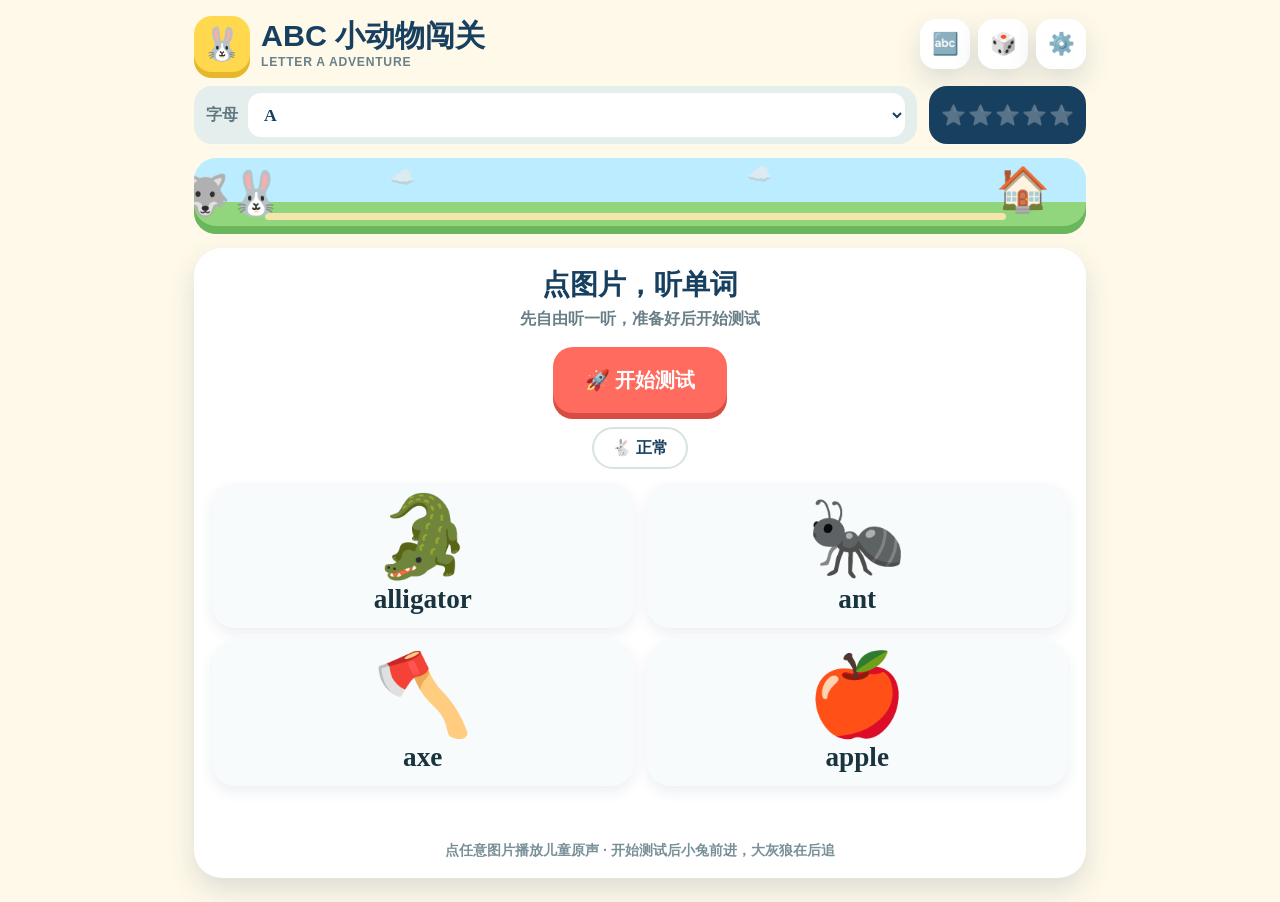
<file: index.html>
<!doctype html>
<html lang="zh-CN">
<head>
  <meta charset="utf-8">
  <meta name="viewport" content="width=device-width,initial-scale=1">
  <meta http-equiv="refresh" content="0;url=phonics-abc-star-adventure.html">
  <title>ABC 星星闯关</title>
</head>
<body>
  <p><a href="phonics-abc-star-adventure.html">进入 ABC 星星闯关</a></p>
</body>
</html>
</file>
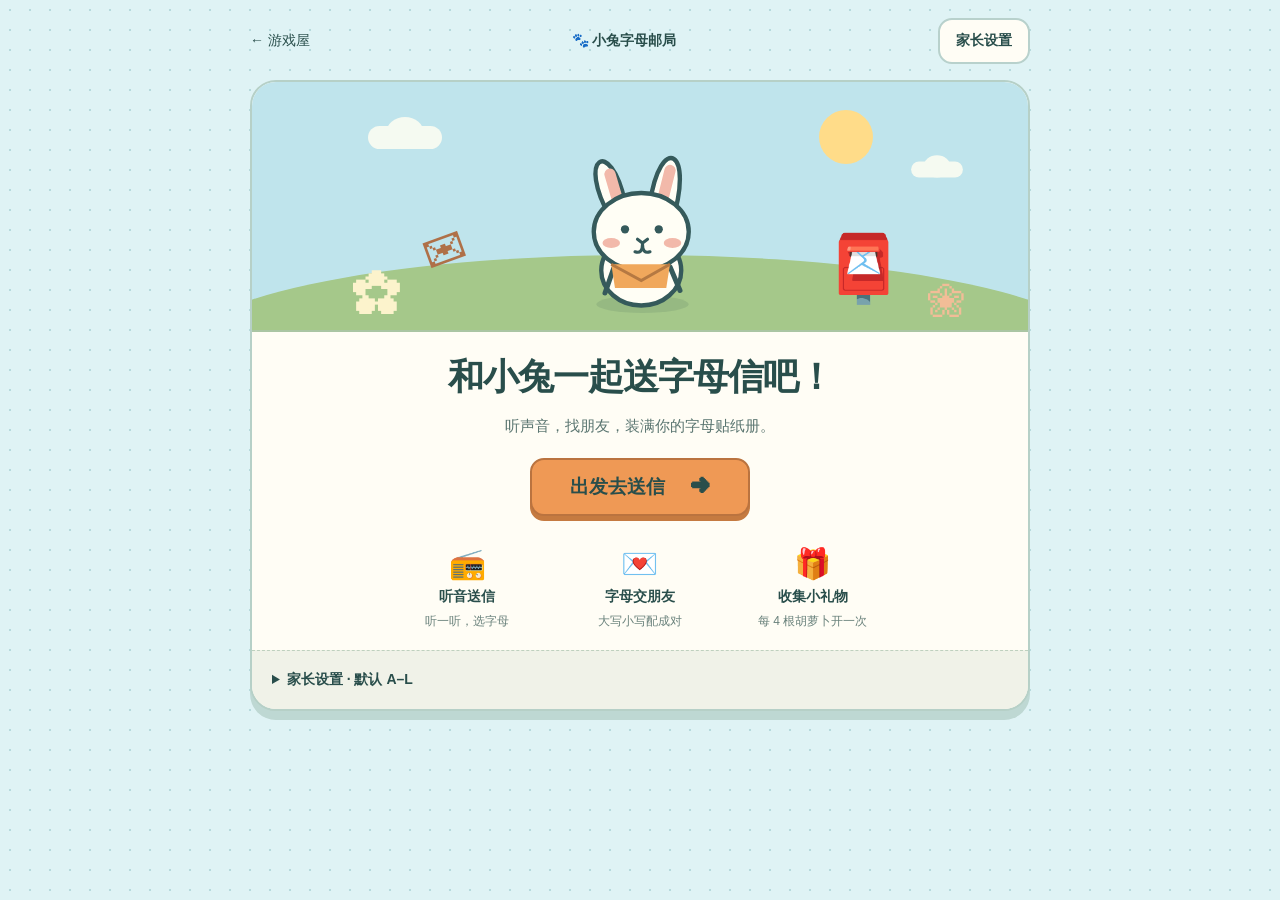
<file: alphabet-adventure.html>
<!doctype html>
<html lang="zh-CN"><head><meta charset="utf-8"><meta name="viewport" content="width=device-width,initial-scale=1,viewport-fit=cover"><meta name="theme-color" content="#dff3f5"><title>小兔字母邮局</title><link rel="stylesheet" href="alphabet-adventure.css?v=8"></head><body><main>
<header><a href="phonics-abc-star-adventure.html">← 游戏屋</a><span>🐾 小兔字母邮局</span><button id="change">家长设置</button></header>
<section id="setup"><div class="intro-land"><span class="cloud cloud-one"></span><span class="cloud cloud-two"></span><span class="sun"></span><div class="intro-bunny"><svg viewBox="0 0 120 140" class="bunny-art" aria-hidden="true"><ellipse cx="62" cy="129" rx="37" ry="7" fill="#294e4b" opacity=".12"/><path d="M36 59C9 12 36-6 48 47M68 48C76-8 105 4 85 65" fill="#fffef5" stroke="#355a5b" stroke-width="3.5"/><path d="M36 25l7 24M84 22l-7 28" stroke="#f2b9aa" stroke-width="9" stroke-linecap="round"/><ellipse cx="61" cy="102" rx="32" ry="28" fill="#fffef5" stroke="#355a5b" stroke-width="3.5"/><path d="M39 100l-7 20M84 99l8 19" stroke="#355a5b" stroke-width="4" stroke-linecap="round"/><ellipse cx="61" cy="71" rx="38" ry="31" fill="#fffef5" stroke="#355a5b" stroke-width="3.5"/><circle cx="48" cy="69" r="3.3" fill="#355a5b"/><circle cx="75" cy="69" r="3.3" fill="#355a5b"/><ellipse cx="37" cy="80" rx="7" ry="4" fill="#f2b9aa"/><ellipse cx="86" cy="80" rx="7" ry="4" fill="#f2b9aa"/><path d="M58 77l4 3 4-3m-4 4q0 8-6 6m6-6q0 8 6 6" fill="none" stroke="#355a5b" stroke-width="2.5" stroke-linecap="round"/><path d="M37 97l47 0-3 19H40z" fill="#f0a85c"/><path d="M37 97l24 13 23-13" fill="none" stroke="#b57942" stroke-width="2.5"/></svg></div><span class="intro-mail">✉</span><span class="intro-flower">✿</span><span class="intro-grass">❀</span><span class="postbox">📮</span></div><div class="intro-copy"><h1>和小兔一起<br>送字母信吧！</h1><p>听声音，找朋友，装满你的字母贴纸册。</p><button id="start" class="primary">出发去送信 <span aria-hidden="true">➜</span></button><div class="mission-preview"><div><span>📻</span><b>听音送信</b><small>听一听，选字母</small></div><div><span>💌</span><b>字母交朋友</b><small>大写小写配成对</small></div><div><span>🎁</span><b>收集小礼物</b><small>每 4 根胡萝卜开一次</small></div></div></div><details id="parentSettings"><summary>家长设置 · 默认 A–L</summary><p>目标和干扰字母都来自所选范围，至少选 4 个。</p><div class="tools"><button id="al">已学 A–L</button><button id="az">全部 A–Z</button></div><fieldset><legend>选择练习字母</legend><div id="letters"></div></fieldset><p id="range" role="status"></p></details></section>
<section id="game" hidden><ol id="stages" aria-label="选择起始关卡"><li><button type="button" data-mode="0">📻 听音送信</button></li><li><button type="button" data-mode="1">💌 大小写配对</button></li></ol><p class="stage-help">切换玩法会重新出发</p>
<div class="journey" aria-label="小兔送信旅程"><span class="cloud cloud-one"></span><span class="journey-tree">♣</span><div class="trail"></div><div id="journeyRabbit"><svg viewBox="0 0 120 140" class="bunny-art" aria-hidden="true"><ellipse cx="62" cy="129" rx="37" ry="7" fill="#294e4b" opacity=".12"/><path d="M36 59C9 12 36-6 48 47M68 48C76-8 105 4 85 65" fill="#fffef5" stroke="#355a5b" stroke-width="3.5"/><path d="M36 25l7 24M84 22l-7 28" stroke="#f2b9aa" stroke-width="9" stroke-linecap="round"/><ellipse cx="61" cy="102" rx="32" ry="28" fill="#fffef5" stroke="#355a5b" stroke-width="3.5"/><path d="M39 100l-7 20M84 99l8 19" stroke="#355a5b" stroke-width="4" stroke-linecap="round"/><ellipse cx="61" cy="71" rx="38" ry="31" fill="#fffef5" stroke="#355a5b" stroke-width="3.5"/><circle cx="48" cy="69" r="3.3" fill="#355a5b"/><circle cx="75" cy="69" r="3.3" fill="#355a5b"/><ellipse cx="37" cy="80" rx="7" ry="4" fill="#f2b9aa"/><ellipse cx="86" cy="80" rx="7" ry="4" fill="#f2b9aa"/><path d="M58 77l4 3 4-3m-4 4q0 8-6 6m6-6q0 8 6 6" fill="none" stroke="#355a5b" stroke-width="2.5" stroke-linecap="round"/><path d="M37 97l47 0-3 19H40z" fill="#f0a85c"/><path d="M37 97l24 13 23-13" fill="none" stroke="#b57942" stroke-width="2.5"/></svg></div><span class="journey-home">🏡</span><div class="journey-label">字母邮局 <span aria-hidden="true">→</span> 森林小屋</div><span id="rewardFloat" aria-hidden="true"></span></div>
<div class="reward-bar"><span id="carrotCount" role="status">🥕 0</span><span id="streak" role="status">准备出发</span><button id="gift" disabled>🎁 再收集 4 根</button></div><div id="giftMessage" role="status"></div>
<div class="mission-heading"><span id="scene" aria-hidden="true"></span><h1 id="prompt"></h1><span id="count"></span></div><progress id="progress" value="0" max="14" aria-label="探险进度"></progress><p id="instruction"></p><div id="target" aria-label="目标字母"></div><button id="replay" class="listen"><span aria-hidden="true">◖ ♪ ◗</span> 再听一次</button><p id="audioStatus" role="status"></p><p id="miniProgress" role="status"></p><div id="boardWrap"><svg id="pairLines" aria-hidden="true"></svg><div id="choices"></div></div><p id="feedback" aria-live="polite"></p>
<details id="album"><summary id="albumTitle">字母贴纸册</summary><div id="stickers"></div></details><div id="rabbit" aria-hidden="true"></div><button id="retry" class="quiet">重新出发</button></section>
<section id="done" hidden><div class="finish-art"><svg viewBox="0 0 120 140" class="bunny-art" aria-hidden="true"><ellipse cx="62" cy="129" rx="37" ry="7" fill="#294e4b" opacity=".12"/><path d="M36 59C9 12 36-6 48 47M68 48C76-8 105 4 85 65" fill="#fffef5" stroke="#355a5b" stroke-width="3.5"/><path d="M36 25l7 24M84 22l-7 28" stroke="#f2b9aa" stroke-width="9" stroke-linecap="round"/><ellipse cx="61" cy="102" rx="32" ry="28" fill="#fffef5" stroke="#355a5b" stroke-width="3.5"/><path d="M39 100l-7 20M84 99l8 19" stroke="#355a5b" stroke-width="4" stroke-linecap="round"/><ellipse cx="61" cy="71" rx="38" ry="31" fill="#fffef5" stroke="#355a5b" stroke-width="3.5"/><circle cx="48" cy="69" r="3.3" fill="#355a5b"/><circle cx="75" cy="69" r="3.3" fill="#355a5b"/><ellipse cx="37" cy="80" rx="7" ry="4" fill="#f2b9aa"/><ellipse cx="86" cy="80" rx="7" ry="4" fill="#f2b9aa"/><path d="M58 77l4 3 4-3m-4 4q0 8-6 6m6-6q0 8 6 6" fill="none" stroke="#355a5b" stroke-width="2.5" stroke-linecap="round"/><path d="M37 97l47 0-3 19H40z" fill="#f0a85c"/><path d="M37 97l24 13 23-13" fill="none" stroke="#b57942" stroke-width="2.5"/></svg><span>🏆</span></div><h1>信都送到啦！</h1><p id="summary"></p><p id="finishRewards"></p><div id="finishStickers"></div><button id="finishGift">🎁 打开剩余礼物</button><button id="again" class="primary">再出发一次</button><button id="choose" class="quiet">更换练习字母</button></section></main><script src="alphabet-adventure.js?v=8"></script></body></html>
</file>
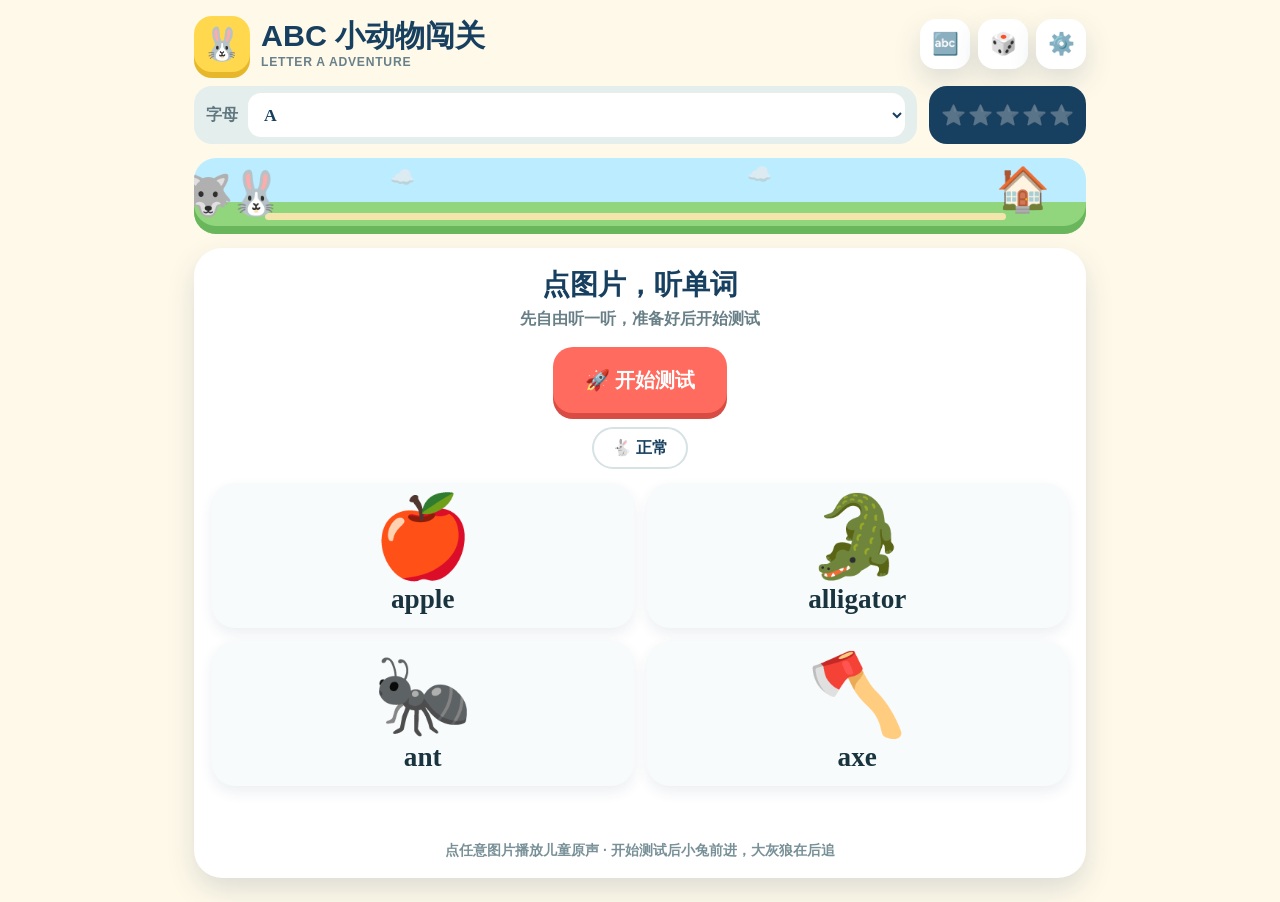
<file: phonics-abc-star-adventure.html>
<!doctype html>
<html lang="zh-CN" data-page-node-id="6cpTxmfCs6bjqKZGxWgBvA">
<head data-page-node-id="G0X8Oart0uFZppD4uxlB51">
<meta charset="utf-8" data-page-node-id="nfbzpe9DAWfAwRAPxuJjY0"><meta name="viewport" content="width=device-width,initial-scale=1,viewport-fit=cover" data-page-node-id="hVYCDhhvSMZFBgrW8uUuW5">
<meta name="theme-color" content="#173f5f" data-page-node-id="KnQyJq5M9KEQqyxgWQgI7E"><meta name="apple-mobile-web-app-capable" content="yes" data-page-node-id="c0W56hRlhx2LewzjxudROw">
<title>ABC 小动物闯关</title>
<link rel="icon" type="image/svg+xml" href="data:image/svg+xml,%3Csvg xmlns='http://www.w3.org/2000/svg' viewBox='0 0 64 64'%3E%3Crect width='64' height='64' rx='16' fill='%23ffd84d'/%3E%3Cpath d='m32 9 7 14 16 2-12 11 3 16-14-8-14 8 3-16L9 25l16-2z' fill='%23173f5f'/%3E%3C/svg%3E" data-page-node-id="IHOaVr7z4Lucaf7h9XxNR7">
<style>
:root{--navy:#173f5f;--blue:#3ca7dd;--yellow:#ffd84d;--coral:#ff6b5e;--green:#51c89d;--cream:#fff9e9;--ink:#19343f;--shadow:0 12px 28px #173f5f25}
*{box-sizing:border-box;-webkit-tap-highlight-color:transparent}html,body{margin:0;min-height:100%;background:var(--cream);color:var(--ink);font-family:-apple-system,BlinkMacSystemFont,"Segoe UI","PingFang SC",sans-serif}body{min-height:100svh;padding:env(safe-area-inset-top) env(safe-area-inset-right) env(safe-area-inset-bottom) env(safe-area-inset-left)}button,input{font:inherit}button{cursor:pointer;touch-action:manipulation}.app{width:min(960px,100%);min-height:100svh;margin:auto;padding:16px clamp(14px,4vw,34px) 24px;display:flex;flex-direction:column;gap:14px}
header{display:flex;align-items:center;justify-content:space-between;gap:10px}.brand{display:flex;align-items:center;gap:11px}.logo{width:56px;height:56px;border-radius:18px;background:var(--yellow);display:grid;place-items:center;font-size:2rem;box-shadow:0 6px 0 #e7b72b}h1{font-size:clamp(1.25rem,4vw,1.9rem);line-height:1.1;margin:0;color:var(--navy)}h1 small{display:block;margin-top:4px;font-size:.76rem;letter-spacing:.06em;color:#68808a}.tools{display:flex;gap:8px}.round-btn{width:50px;height:50px;border:0;border-radius:16px;background:#fff;box-shadow:var(--shadow);font-size:1.35rem;display:grid;place-items:center;text-decoration:none}
.toprow{display:grid;grid-template-columns:1fr auto;gap:12px}.unit-picker{min-height:58px;display:flex;align-items:center;gap:10px;border-radius:18px;background:#e4efed;padding:6px 12px;color:#60777f;font-weight:900}.unit-picker select{flex:1;min-height:44px;border:0;border-radius:13px;background:#fff;color:var(--navy);padding:0 12px;font:bold 1.1rem Georgia}.stars{display:flex;align-items:center;gap:2px;background:var(--navy);border-radius:18px;padding:8px 12px}.star{filter:grayscale(1);opacity:.35;font-size:1.25rem}.star.on{filter:none;opacity:1;animation:pop .35s}
.journey{position:relative;height:76px;border-radius:22px;background:linear-gradient(#bcecff 0 58%,#91d57d 58%);overflow:hidden;box-shadow:inset 0 -8px 0 #69b65c}.path{position:absolute;left:8%;right:9%;bottom:14px;height:7px;border-radius:9px;background:#f4e5ad}.animal{position:absolute;left:7%;bottom:19px;font-size:2.7rem;line-height:1;transform:translateX(-50%);transition:left .6s cubic-bezier(.2,.9,.25,1.25)}.finish{position:absolute;right:4%;bottom:19px;font-size:2.7rem}.cloud{position:absolute;top:7px;left:22%;font-size:1.25rem;opacity:.8}.cloud.two{left:62%;top:4px}.wolf{position:absolute;left:1%;bottom:19px;font-size:clamp(1.9rem,6.4vw,2.5rem);line-height:1;transform:translateX(-50%);transition:left .7s cubic-bezier(.3,.9,.3,1.05);z-index:1;animation:wolfidle 3.4s ease-in-out infinite}.wolf .tip{position:absolute;left:50%;bottom:104%;transform:translateX(-50%);font:900 .62rem/1 -apple-system,BlinkMacSystemFont,"PingFang SC",sans-serif;color:#fff;background:var(--coral);padding:3px 7px;border-radius:999px;white-space:nowrap;opacity:0;transition:opacity .25s;pointer-events:none}.journey .animal{z-index:2}.journey.danger{background:linear-gradient(#e6cbb6 0 58%,#88b673 58%);box-shadow:inset 0 -8px 0 #69b65c,inset 0 0 26px #ff6b5e59}.journey.danger .wolf{filter:drop-shadow(0 0 7px #ff3b2ecc);animation:wolfgrowl .95s ease-in-out infinite}.journey.danger .wolf .tip{opacity:1}.journey .wolf.lunge{animation:lunge .55s ease}.wolf.tip-right .tip{left:calc(100% + 4px);transform:none}@keyframes wolfidle{0%,100%{transform:translateX(-50%) translateY(0)}50%{transform:translateX(-50%) translateY(-3px) rotate(2deg)}}@keyframes wolfgrowl{0%,100%{transform:translateX(-50%) scale(1)}25%{transform:translateX(-52%) scale(1.07) rotate(-4deg)}75%{transform:translateX(-48%) scale(1.07) rotate(4deg)}}@keyframes lunge{0%{transform:translateX(-50%) scale(1)}45%{transform:translateX(-38%) scale(1.3) rotate(-7deg)}100%{transform:translateX(-50%) scale(1)}}
.game{background:#fff;border-radius:28px;padding:18px;box-shadow:var(--shadow);flex:1;display:flex;flex-direction:column;gap:14px;min-height:430px}.mission{text-align:center}.mission h2{font-size:clamp(1.25rem,4vw,1.75rem);margin:0;color:var(--navy)}.mission p{margin:5px 0 0;color:#687f87;font-weight:700;min-height:24px}.listen{align-self:center;border:0;border-radius:20px;min-height:66px;padding:0 32px;background:var(--coral);color:#fff;font-size:1.25rem;font-weight:900;box-shadow:0 6px 0 #d84c43}.listen:active{transform:translateY(3px);box-shadow:0 3px 0 #d84c43}.speed{align-self:center;border:2px solid #d6e2e3;border-radius:999px;background:#fff;min-height:42px;padding:0 18px;color:var(--navy);font-weight:800}
.board{display:grid;grid-template-columns:repeat(2,minmax(0,1fr));gap:13px;flex:1}.card{border:3px solid transparent;border-radius:23px;background:#f8fbfb;min-height:145px;padding:10px;display:flex;flex-direction:column;align-items:center;justify-content:center;gap:7px;color:var(--ink);box-shadow:0 6px 14px #173f5f15;position:relative;overflow:hidden}.card .pic{font-size:clamp(3rem,11vw,5rem);line-height:1}.card .pic img{width:clamp(4.8rem,15vw,6.4rem);height:clamp(4.8rem,15vw,6.4rem);object-fit:cover;border-radius:18px;display:block}.card .word{font:900 clamp(1.15rem,4.5vw,1.7rem) Georgia}.card.good{border-color:#32b887;background:#e8fff6;animation:pop .45s}.card.no{border-color:var(--coral);animation:shake .3s}
.feedback{text-align:center;min-height:28px;font-size:1.05rem;font-weight:900;color:#168161}.help{text-align:center;color:#789097;font-size:.86rem;font-weight:700}
dialog{border:0;border-radius:26px;padding:0;width:min(92vw,560px);box-shadow:0 25px 80px #071d2866}dialog::backdrop{background:#102f3d99;backdrop-filter:blur(3px)}.modal{padding:24px}.modal h2{margin:0 0 5px;color:var(--navy)}.modal p{margin:0 0 16px;color:#60777f}.editgrid{display:grid;gap:10px}.editrow{display:grid;grid-template-columns:64px 1fr;gap:9px}.editrow input{min-height:52px;border:2px solid #d4e0e2;border-radius:14px;padding:8px 12px}.emoji{text-align:center;font-size:1.5rem}.actions{display:flex;gap:9px;margin-top:18px}.actions button{border:0;border-radius:14px;min-height:50px;padding:0 18px;font-weight:900}.save{flex:1;background:var(--navy);color:#fff}.reset{background:#eaf0f0;color:var(--navy)}
.celebrate{position:fixed;inset:0;background:#173f5fe8;display:none;place-items:center;z-index:10;padding:20px}.celebrate.show{display:grid}.party{width:min(470px,92vw);text-align:center;background:#fff;border-radius:32px;padding:34px 20px;box-shadow:0 24px 90px #0005;animation:party .5s}.party .big{font-size:5rem}.party h2{font-size:2rem;margin:8px 0;color:var(--navy)}.party p{font-weight:800;color:#5f7880}.party button{border:0;border-radius:18px;background:var(--yellow);color:var(--navy);min-height:58px;padding:0 28px;font-weight:950;font-size:1.1rem;box-shadow:0 6px 0 #dda91e}
@keyframes pop{50%{transform:scale(1.08)}}@keyframes shake{25%{transform:translateX(-7px)}75%{transform:translateX(7px)}}@keyframes party{from{transform:scale(.65) rotate(-4deg);opacity:0}}:focus-visible{outline:4px solid var(--yellow);outline-offset:3px}@media(max-width:430px){.app{padding-inline:11px}.game{padding:14px;min-height:410px}.card{min-height:130px}.stars{padding-inline:8px}.star{font-size:1rem}.animal,.finish{font-size:2.3rem}.wolf{font-size:1.75rem}}@media(orientation:landscape) and (max-height:680px){.app{gap:8px;padding-top:8px}.logo{width:44px;height:44px}.toprow{margin-top:4px}.journey{height:62px}.game{min-height:340px;padding:12px}.board{grid-template-columns:repeat(4,1fr)}.card{min-height:150px}.mission p{margin-top:2px}.listen{min-height:54px}.card .pic{font-size:3.4rem}.wolf{bottom:14px}.wolf .tip{display:none}}
@media(prefers-reduced-motion:reduce){*{animation:none!important;transition:none!important}}
</style>
</head>
<body data-page-node-id="lICW3wkUqxpxxGMu7cqLHY">
<main class="app" data-page-node-id="0uvbiM7KKntYGSjhrXEryU">
<header data-page-node-id="4ycCIHoHpdgBsqzXabZ62G"><div class="brand" data-page-node-id="pMYb31MZaZQnAig0qpkRnO"><div class="logo" data-page-node-id="uJaALna8pMTjAuN0ZnYSeT">🐰</div><h1 data-page-node-id="FWHGxYSWVturJVDciLD4VK">ABC 小动物闯关<small id="subtitle" data-page-node-id="EqLY0eWdSQzTQWqVnNCo2h">LETTER A ADVENTURE</small></h1></div><div class="tools"><a class="round-btn" href="alphabet-adventure.html" aria-label="字母探险">🔤</a><a class="round-btn" href="random-test.html" aria-label="随机测试">🎲</a><button class="round-btn" id="settings" aria-label="编辑单词" data-page-node-id="qc3jMEC7OEay693ppSI2l6">⚙️</button></div></header>
<div class="toprow" data-page-node-id="E6SLYgI02IGI2ac0fQn80q"><label class="unit-picker">字母<select id="unitSelect" aria-label="选择字母"><option value="A">A</option><option value="B">B</option><option value="C">C</option><option value="D">D</option><option value="E">E</option><option value="F">F</option><option value="G">G</option><option value="H">H</option><option value="I">I</option><option value="J">J</option><option value="K">K</option><option value="L">L</option><option value="M">M</option><option value="N">N</option><option value="O">O</option><option value="P">P</option><option value="Q">Q</option><option value="R">R</option><option value="S">S</option><option value="T">T</option><option value="U">U</option><option value="V">V</option><option value="W">W</option><option value="X">X</option><option value="Y">Y</option><option value="Z">Z</option></select></label><div class="stars" id="stars" aria-label="星星进度" data-page-node-id="AalbH5h2SLkEdKfKQzXCgf"></div></div>
<div class="journey" aria-label="小动物闯关进度：小兔被大灰狼追赶" data-page-node-id="3pJroI6wxn2B3XaNnO6Aat"><span class="cloud" data-page-node-id="STSlg7CvVDn0ufJPnwLYuy">☁️</span><span class="cloud two" data-page-node-id="QR6Yac3qzGnEiyxSzbriVF">☁️</span><div class="path" data-page-node-id="gFgPU7JQvaVvsWFPtLG6XH"></div><span class="wolf" id="wolf" aria-hidden="true">🐺<b class="tip" id="wolftip">吼…追上来了</b></span><span class="animal" id="animal" data-page-node-id="c3sP14Mr6lkwhcg4snLyJ0">🐰</span><span class="finish" data-page-node-id="FSWuyKO6OG5twOerB3NCmF">🏠</span></div>
<section class="game" id="game" data-page-node-id="HyLCR544TI23JPtGqDu4oD"><div class="mission" data-page-node-id="rDGRXGCk2cz3vTEzFt7cEt"><h2 id="title" data-page-node-id="MqLFQv0mGDZqOgCvIdQfQN">点图片，听单词</h2><p id="hint" data-page-node-id="91VBiVV1uQsYIlZtwh6IRd">先自由听一听，准备好后开始测试</p></div><button class="listen" id="listen" data-page-node-id="BswVA1qjV1HCkZzJsfLd9h">🚀 开始测试</button><button class="speed" id="speed" aria-pressed="false" data-page-node-id="myBeY80JZkSzd5jIc0nX2p">🐇 正常</button><div class="board" id="board" data-page-node-id="YQZCoJzo80EvHc1eQg9HVk"></div><div class="feedback" id="feedback" aria-live="assertive" data-page-node-id="edOFE1hcprG7IAyQSrn8nw"></div><div class="help" id="help" data-page-node-id="eOnk2GIamm0cOExDnKTxPn">点任意图片播放儿童原声</div></section>
</main>
<dialog id="editor" data-page-node-id="wKxtm4Ksz8j47IunRZWSAG"><form class="modal" method="dialog" id="form" data-page-node-id="mXswMavlngnf6HywLU6OC6"><h2 data-page-node-id="GteGWFj8r4efFbgyeILPLN">修改本组单词</h2><p data-page-node-id="E7HXUyrwFXjdektlxDxK9B">图标和英文都可以更换，保存在本设备。</p><div class="editgrid" id="editgrid" data-page-node-id="BkVMMPpsidKv5Fn77ZCTIe"></div><div class="actions" data-page-node-id="uHEtaE4ghQGzPViYG6Vu7C"><button type="button" class="reset" id="reset" data-page-node-id="3ckQaxyWmwzd0fcLWx0nCb">恢复默认</button><button value="save" class="save" data-page-node-id="k8H5K1iU6MysDPn4Eyg5A9">保存</button></div></form></dialog>
<div class="celebrate" id="celebrate" role="dialog" aria-modal="true" aria-label="闯关成功" data-page-node-id="FschAoWC23w9FLIF9NYmdj"><div class="party" data-page-node-id="CNwvLYWQaeHKUd9ZIz6uiK"><div class="big" data-page-node-id="xm7yrslfB4JKzd1va1Cwtu">🐰🏠🎉</div><h2 data-page-node-id="3s67jlZCNmT9lRVnrOpts5">到家啦！</h2><p data-page-node-id="tbtktT1fzBCcLEST0AFC6r">你带着小兔甩掉了大灰狼，成功到家！</p><button id="again" data-page-node-id="iVW73ugiI3KCQf6VmvEAeR">再闯一次</button></div></div>
<script>
(()=>{'use strict';
const defaults={A:[['apple','🍎'],['ant','🐜'],['alligator','🐊'],['axe','🪓']],B:[['bear','🐻'],['bird','🐦'],['bed','🛏️'],['banana','🍌']],C:[['cat','🐱'],['cup','☕'],['car','🚗'],['computer','💻']],D:[['dog','🐶'],['desk','🪑'],['doll','🪆'],['duck','🦆']],E:[['egg','🥚'],['elbow','💪'],['envelope','✉️'],['elephant','🐘']],F:[['fish','🐟'],['fan','🪭'],['farm','🏡'],['fork','🍴']],G:[['gorilla','🦍'],['goat','🐐'],['gift','🎁'],['girl','👧']],H:[['horse','🐎'],['hat','🎩'],['house','🏠'],['hot dog','🌭']],I:[['insect','🐛'],['ink','🖋️'],['igloo','🧊'],['iguana','🦎']],J:[['jet','✈️'],['jam','🍓'],['juice','🧃'],['jacket','🧥']],K:[['kangaroo','🦘'],['key','🔑'],['king','👑'],['kite','🪁']],L:[['lion','🦁'],['lamp','💡'],['leaf','🍃'],['lemon','🍋']],M:[['monkey','🐒'],['milk','🥛'],['money','💵'],['mouse','🐭']],N:[['nut','🥜'],['net','🥅'],['nest','🪺'],['nose','👃']],O:[['octopus','🐙'],['ox','🐂'],['olive','🫒'],['ostrich','🐦']],P:[['peach','🍑'],['pen','🖊️'],['panda','🐼'],['pineapple','🍍']],Q:[['queen','👸'],['quiz','📝'],['quilt','🛏️'],['question','❓']],R:[['rabbit','🐇'],['rose','🌹'],['rice','🍚'],['robot','🤖']],S:[['seal','🦭'],['sun','☀️'],['soap','🧼'],['socks','🧦']],T:[['turtle','🐢'],['tent','⛺'],['tiger','🐅'],['teacher','👩‍🏫']],U:[['umbrella','☂️'],['up','⬆️'],['uncle','👨'],['umpire','🧑‍⚖️']],V:[['van','🚐'],['vet','👩‍⚕️'],['vest','🦺'],['violin','🎻']],W:[['wolf','🐺'],['web','🕸️'],['water','💧'],['watch','⌚']],X:[['fox','🦊'],['box','📦'],['six','6️⃣'],['wax','🕯️']],Y:[['yo-yo','🪀'],['yak','🐂'],['yogurt','🥛'],['yacht','⛵']],Z:[['zipper','🤐'],['zero','0️⃣'],['zoo','🦓'],['zebra','🦓']]};
const recordings={apple:'audio/a-apple.mp3',ant:'audio/a-ant.mp3',alligator:'audio/a-alligator.mp3',axe:'audio/a-ax.mp3',bear:'audio/b-bear.mp3',bird:'audio/b-bird.mp3',bed:'audio/b-bed.mp3',banana:'audio/b-banana.mp3',cat:'audio/c-cat.mp3',cup:'audio/c-cup.mp3',car:'audio/c-car.mp3',computer:'audio/c-computer.mp3',dog:'audio/d-dog.mp3',desk:'audio/d-desk.mp3',doll:'audio/d-doll.mp3',duck:'audio/d-duck.mp3',egg:'audio/e-egg.mp3',elbow:'audio/e-elbow.mp3',envelope:'audio/e-envelope.mp3',elephant:'audio/e-elephant.mp3',fish:'audio/f-fish.mp3',fan:'audio/f-fan.mp3',farm:'audio/f-farm.mp3',fork:'audio/f-fork.mp3',gorilla:'audio/g-gorilla.mp3',goat:'audio/g-goat.mp3',gift:'audio/g-gift.mp3',girl:'audio/g-girl.mp3',horse:'audio/h-horse.mp3',hat:'audio/h-hat.mp3',house:'audio/h-house.mp3','hot dog':'audio/h-hot-dog.mp3',insect:'audio/i-insect.mp3',ink:'audio/i-ink.mp3',igloo:'audio/i-igloo.mp3',iguana:'audio/i-iguana.mp3',jet:'audio/j-jet.mp3',jam:'audio/j-jam.mp3',juice:'audio/j-juice.mp3',jacket:'audio/j-jacket.mp3',kangaroo:'audio/k-kangaroo.mp3',key:'audio/k-key.mp3',king:'audio/k-king.mp3',kite:'audio/k-kite.mp3',lion:'audio/l-lion.mp3',lamp:'audio/l-lamp.mp3',leaf:'audio/l-leaf.mp3',lemon:'audio/l-lemon.mp3',monkey:'audio/m-monkey.mp3',milk:'audio/m-milk.mp3',money:'audio/m-money.mp3',mouse:'audio/m-mouse.mp3',nut:'audio/n-nut.mp3',net:'audio/n-net.mp3',nest:'audio/n-nest.mp3',nose:'audio/n-nose.mp3',octopus:'audio/o-octopus.mp3',ox:'audio/o-ox.mp3',olive:'audio/o-olive.mp3',ostrich:'audio/o-ostrich.mp3',peach:'audio/p-peach.mp3',pen:'audio/p-pen.mp3',panda:'audio/p-panda.mp3',pineapple:'audio/p-pineapple.mp3',queen:'audio/q-queen.mp3',quiz:'audio/q-quiz.mp3',quilt:'audio/q-quilt.mp3',question:'audio/q-question.mp3',rabbit:'audio/r-rabbit.mp3',rose:'audio/r-rose.mp3',rice:'audio/r-rice.mp3',robot:'audio/r-robot.mp3',seal:'audio/s-seal.mp3',sun:'audio/s-sun.mp3',soap:'audio/s-soap.mp3',socks:'audio/s-socks.mp3',turtle:'audio/t-turtle.mp3',tent:'audio/t-tent.mp3',tiger:'audio/t-tiger.mp3',teacher:'audio/t-teacher.mp3',umbrella:'audio/u-umbrella.mp3',up:'audio/u-up.mp3',uncle:'audio/u-uncle.mp3',umpire:'audio/u-umpire.mp3',van:'audio/v-van.mp3',vet:'audio/v-vet.mp3',vest:'audio/v-vest.mp3',violin:'audio/v-violin.mp3',wolf:'audio/w-wolf.mp3',web:'audio/w-web.mp3',water:'audio/w-water.mp3',watch:'audio/w-watch.mp3',fox:'audio/x-fox.mp3',box:'audio/x-box.mp3',six:'audio/x-six.mp3',wax:'audio/x-wax.mp3','yo-yo':'audio/y-yo-yo.mp3',yak:'audio/y-yak.mp3',yogurt:'audio/y-yogurt.mp3',yacht:'audio/y-yacht.mp3',zipper:'audio/z-zipper.mp3',zero:'audio/z-zero.mp3',zoo:'audio/z-zoo.mp3',zebra:'audio/z-zebra.mp3',ax:'audio/a-ax.mp3'};
const pictures={farm:'assets/farm-card.png',desk:'assets/desk-card.png',ink:'assets/ink-card.png',igloo:'assets/igloo-card.png',jam:'assets/jam-card.png',lamp:'assets/lamp-card.png',net:'assets/net-card.png',ostrich:'assets/ostrich-card.png',quilt:'assets/quilt-card.png',umpire:'assets/umpire-card.png',vet:'assets/vet-card.png',wax:'assets/wax-card.png',yak:'assets/yak-card.png',yogurt:'assets/yogurt-card.png',zipper:'assets/zipper-card.png',zoo:'assets/zoo-card.png'};
const $=s=>document.querySelector(s),board=$('#board'),feedback=$('#feedback');let unit='A',words=load('A'),target=0,stars=0,slow=false,locked=false,timer=0,voices=[],questionBag=[],lastTarget=null,currentAudio=null,testing=false,lastHeard=null,wolfPx=58,actx=null;
function load(u){try{const x=JSON.parse(localStorage.getItem('phonics-adventure-'+u));if(Array.isArray(x)&&x.length===4&&x.every(v=>v.word))return x.map(v=>u==='A'&&v.word==='ax'?{...v,word:'axe'}:v)}catch(_){}return defaults[u].map(x=>({word:x[0],emoji:x[1]}))}
function save(){try{localStorage.setItem('phonics-adventure-'+unit,JSON.stringify(words))}catch(_){}}
function esc(s){const d=document.createElement('div');d.textContent=String(s);return d.innerHTML}function attr(s){return String(s).replace(/&/g,'&amp;').replace(/"/g,'&quot;').replace(/</g,'&lt;').replace(/>/g,'&gt;')}
function shuffle(a){for(let i=a.length-1;i;i--){const j=Math.floor(Math.random()*(i+1));[a[i],a[j]]=[a[j],a[i]]}return a}
function nextTarget(){if(!questionBag.length){questionBag=shuffle([0,1,2,3]);if(lastTarget!==null&&questionBag[0]===lastTarget)[questionBag[0],questionBag[1]]=[questionBag[1],questionBag[0]]}target=questionBag.shift();lastTarget=target}
function resetQuestions(){questionBag=[];lastTarget=null}
function draw(){clearTimeout(timer);board.className='board';board.innerHTML='';shuffle(words.map((w,i)=>({w,i}))).forEach(({w,i})=>{const b=document.createElement('button');b.className='card';b.dataset.i=i;b.setAttribute('aria-label',w.word);const pic=pictures[w.word]?`<img src="${pictures[w.word]}" alt="">`:esc(w.emoji);b.innerHTML=`<span class="pic">${pic}</span><span class="word">${esc(w.word)}</span>`;b.onclick=()=>testing?pick(i,b):learn(i,b);board.appendChild(b)})}
function learn(i,b){lastHeard=i;document.querySelectorAll('.card').forEach(x=>x.classList.remove('good'));b.classList.add('good');feedback.textContent='跟我读：'+words[i].word;speak(words[i].word)}
function mode(){if(testing){$('#title').textContent='听一听，点出正确图片';$('#hint').textContent='每轮四个单词都会出现一次';$('#listen').textContent='🔊 再听一次';$('#help').textContent='答对前进一步 · 答错回退一步 · 别让大灰狼追上 · 集齐 5 颗有惊喜'}else{$('#title').textContent='点图片，听单词';$('#hint').textContent='先自由听一听，准备好后开始测试';$('#listen').textContent='🚀 开始测试';$('#help').textContent='点任意图片播放儿童原声 · 开始测试后小兔前进，大灰狼在后追'}}
function startTest(){if(!testing){testing=true;feedback.textContent='';resetQuestions();mode();round(true)}else speak(words[target].word)}
function round(play=false){locked=false;feedback.textContent='';nextTarget();draw();if(play)speak(words[target].word)}
function pick(i,b){if(locked)return;if(i===target){locked=true;b.classList.add('good');feedback.textContent='答对了！小兔前进一步，大灰狼被甩开一点 🐰💨';speak(words[i].word);earn();timer=setTimeout(()=>round(true),1100)}else{b.classList.add('no');locked=true;setTimeout(()=>{b.classList.remove('no');locked=false},700);lungeWolf();growl();const back=retreat();feedback.textContent=back?'选错了！大灰狼扑上来，小兔回退一步 🐺 再听一次':'大灰狼快追上了，再听一次！';speak(words[target].word)}}
function lungeWolf(){const el=$('#wolf');if(!el)return;el.classList.remove('lunge');void el.offsetWidth;el.classList.add('lunge');setTimeout(()=>el.classList.remove('lunge'),620)}
function growl(){try{actx=actx||new (window.AudioContext||window.webkitAudioContext)();const t=actx.currentTime,o=actx.createOscillator(),g=actx.createGain();o.type='sawtooth';o.frequency.setValueAtTime(138,t);o.frequency.exponentialRampToValueAtTime(64,t+.42);g.gain.setValueAtTime(.0001,t);g.gain.exponentialRampToValueAtTime(.07,t+.05);g.gain.exponentialRampToValueAtTime(.0001,t+.46);o.connect(g).connect(actx.destination);o.start(t);o.stop(t+.5)}catch(_){}}
function resetWolf(){wolfPx=58;paintWolf()}
function paintWolf(){const el=$('#wolf'),j=$('.journey');if(!el||!j)return;const rabbit=7+stars*16.6,w=j.clientWidth||600;if(stars>=5){el.style.left='1%';el.classList.remove('tip-right');j.classList.remove('danger');return}const lp=Math.max(1.6,rabbit-wolfPx/w*100);el.style.left=lp+'%';el.classList.toggle('tip-right',lp<14);j.classList.toggle('danger',wolfPx<=40)}
function retreat(){wolfPx=Math.max(26,wolfPx-26);if(stars>0){stars-=1;paintStars();return true}paintWolf();return false}
function earn(){stars=Math.min(5,stars+1);wolfPx=Math.min(112,wolfPx+13);paintStars();if(stars===5)setTimeout(()=>{$('#celebrate').classList.add('show');speak('Amazing! Great job!')},650)}function paintStars(){$('#stars').innerHTML=Array.from({length:5},(_,i)=>`<span class="star ${i<stars?'on':''}">⭐</span>`).join('');$('#animal').style.left=(7+stars*16.6)+'%';paintWolf()}
function refresh(){voices=window.speechSynthesis?.getVoices?.()||[]}function voice(){const en=voices.filter(v=>/^en/i.test(v.lang));return en.find(v=>/samantha|karen|moira|tessa|ava|zira|female/i.test(v.name))||en.find(v=>/en-US/i.test(v.lang))||en[0]}
function synth(text){if(!('speechSynthesis'in window))return;refresh();const u=new SpeechSynthesisUtterance(text),v=voice();if(v){u.voice=v;u.lang=v.lang}else u.lang='en-US';u.rate=slow?.72:.93;u.pitch=1.06;speechSynthesis.speak(u)}
function speak(text){if(currentAudio){currentAudio.pause();currentAudio=null}if('speechSynthesis'in window)speechSynthesis.cancel();const src=recordings[text.toLowerCase()];if(!src){synth(text);return}const audio=new Audio(src);audio.preload='auto';audio.playbackRate=slow?.78:1;audio.preservesPitch=true;audio.mozPreservesPitch=true;audio.webkitPreservesPitch=true;currentAudio=audio;audio.play().catch(()=>{if(currentAudio===audio)feedback.textContent='原声暂未播放，请再点一次';})}
$('#listen').onclick=startTest;$('#speed').onclick=e=>{slow=!slow;e.currentTarget.textContent=slow?'🐢 慢速':'🐇 正常';e.currentTarget.setAttribute('aria-pressed',String(!slow));if(testing)speak(words[target].word);else if(lastHeard!==null)speak(words[lastHeard].word)};
$('#unitSelect').onchange=e=>{unit=e.currentTarget.value;words=load(unit);stars=0;resetWolf();testing=false;lastHeard=null;resetQuestions();paintStars();mode();$('#subtitle').textContent='LETTER '+unit+' ADVENTURE';feedback.textContent='';draw()};
function fill(){ $('#editgrid').innerHTML=words.map((w,i)=>`<div class="editrow"><input class="emoji" maxlength="4" aria-label="第${i+1}个图标" value="${attr(w.emoji)}"><input class="wordinput" maxlength="24" autocapitalize="none" spellcheck="false" aria-label="第${i+1}个英文单词" value="${attr(w.word)}"></div>`).join('')}
$('#settings').onclick=()=>{fill();$('#editor').showModal()};$('#reset').onclick=()=>{words=defaults[unit].map(x=>({word:x[0],emoji:x[1]}));fill()};$('#form').onsubmit=e=>{if(e.submitter?.value!=='save')return;const next=[...document.querySelectorAll('.editrow')].map(r=>({emoji:r.querySelector('.emoji').value.trim()||'🔤',word:r.querySelector('.wordinput').value.trim().toLowerCase()}));if(next.some(x=>!x.word)){e.preventDefault();return}words=next;save();testing=false;lastHeard=null;resetQuestions();resetWolf();mode();draw()};$('#again').onclick=()=>{stars=0;resetWolf();paintStars();$('#celebrate').classList.remove('show');round(true)};
refresh();if('speechSynthesis'in window)speechSynthesis.onvoiceschanged=refresh;addEventListener('resize',paintWolf);addEventListener('orientationchange',()=>setTimeout(paintWolf,120));paintStars();mode();draw();
})();
</script>
</body></html>
</file>
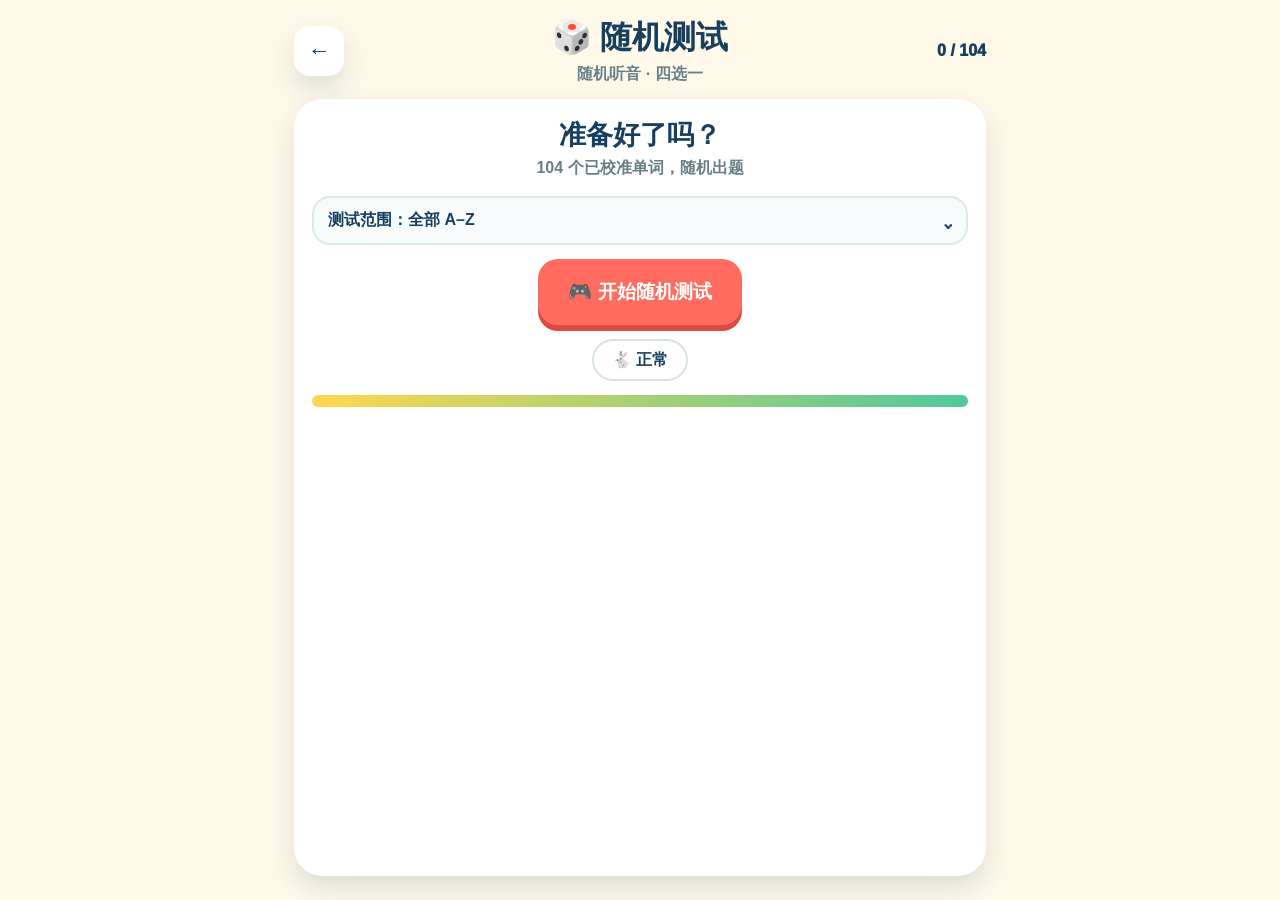
<file: random-test.html>
<!doctype html>
<html lang="zh-CN">
<head>
<meta charset="utf-8"><meta name="viewport" content="width=device-width,initial-scale=1,viewport-fit=cover">
<meta name="theme-color" content="#173f5f"><title>ABC 随机测试</title>
<style>
:root{--navy:#173f5f;--coral:#ff6b5e;--yellow:#ffd84d;--green:#51c89d;--cream:#fff9e9;--ink:#19343f;--shadow:0 12px 28px #173f5f25}*{box-sizing:border-box;-webkit-tap-highlight-color:transparent}body{margin:0;min-height:100svh;background:var(--cream);color:var(--ink);font-family:-apple-system,BlinkMacSystemFont,"Segoe UI","PingFang SC",sans-serif;padding:env(safe-area-inset-top) env(safe-area-inset-right) env(safe-area-inset-bottom) env(safe-area-inset-left)}button,a{font:inherit;touch-action:manipulation}.app{width:min(760px,100%);min-height:100svh;margin:auto;padding:16px clamp(14px,4vw,34px) 24px;display:flex;flex-direction:column;gap:14px}header{display:flex;align-items:center;justify-content:space-between}.back{width:50px;height:50px;border:0;border-radius:16px;display:grid;place-items:center;background:#fff;color:var(--navy);box-shadow:var(--shadow);font-size:1.45rem;text-decoration:none}.brand{text-align:center;flex:1}.brand h1{margin:0;color:var(--navy);font-size:clamp(1.35rem,5vw,2rem)}.brand p{margin:4px 0 0;color:#68808a;font-weight:800}.score{min-width:50px;text-align:right;font-weight:950;color:var(--navy)}.game{background:#fff;border-radius:28px;padding:18px;box-shadow:var(--shadow);flex:1;display:flex;flex-direction:column;gap:14px;min-height:500px}.mission{text-align:center}.mission h2{margin:0;color:var(--navy);font-size:clamp(1.25rem,4vw,1.7rem)}.mission p{min-height:24px;margin:5px 0 0;color:#687f87;font-weight:700}.scope{border:2px solid #dce9e8;border-radius:18px;background:#f8fbfb;color:var(--navy)}.scope summary{cursor:pointer;padding:12px 14px;font-weight:900;list-style:none}.scope summary::-webkit-details-marker{display:none}.scope summary::after{content:'⌄';float:right;font-size:1.3rem}.scope[open] summary::after{transform:rotate(180deg)}.scope-body{padding:0 12px 12px;display:flex;gap:8px;flex-wrap:wrap}.unit{flex:1 1 27%;min-width:72px;min-height:44px;border:2px solid #cfe0e1;border-radius:13px;background:#fff;display:grid;place-items:center;font-weight:950}.unit:has(input:checked){background:#e8fff6;border-color:#32b887}.unit input{position:absolute;opacity:0}.listen{align-self:center;min-height:66px;border:0;border-radius:20px;padding:0 30px;background:var(--coral);color:#fff;font-size:1.2rem;font-weight:950;box-shadow:0 6px 0 #d84c43}.listen:active{transform:translateY(3px);box-shadow:0 3px 0 #d84c43}.speed{align-self:center;min-height:42px;border:2px solid #d6e2e3;border-radius:999px;background:#fff;padding:0 18px;color:var(--navy);font-weight:800}.board{display:grid;grid-template-columns:repeat(2,minmax(0,1fr));gap:13px;flex:1}.card{border:3px solid transparent;border-radius:23px;background:#f8fbfb;min-height:155px;padding:10px;display:flex;flex-direction:column;align-items:center;justify-content:center;gap:7px;color:var(--ink);box-shadow:0 6px 14px #173f5f15}.pic{font-size:clamp(3rem,12vw,5rem);line-height:1}.pic img{width:clamp(4.8rem,16vw,6.4rem);height:clamp(4.8rem,16vw,6.4rem);object-fit:cover;border-radius:18px;display:block}.word{font:900 clamp(1.15rem,4.5vw,1.7rem) Georgia}.good{border-color:#32b887;background:#e8fff6;animation:pop .45s}.bad{border-color:var(--coral);animation:shake .3s}.feedback{text-align:center;min-height:28px;color:#168161;font-weight:900;font-size:1.05rem}.progress{height:12px;border-radius:99px;background:#e5efef;overflow:hidden}.progress i{display:block;height:100%;width:0;background:linear-gradient(90deg,var(--yellow),var(--green));transition:width .35s}@keyframes pop{50%{transform:scale(1.08)}}@keyframes shake{25%{transform:translateX(-7px)}75%{transform:translateX(7px)}}:focus-visible{outline:4px solid var(--yellow);outline-offset:3px}@media(max-width:430px){.app{padding-inline:11px}.game{padding:14px}.card{min-height:135px}}@media(orientation:landscape) and (max-height:680px){.app{gap:8px;padding-top:8px}.game{min-height:340px;padding:12px}.scope{position:absolute;z-index:2;left:12px;right:12px}.board{grid-template-columns:repeat(4,1fr)}.card{min-height:155px}.listen{min-height:54px}}
</style>
</head>
<body><main class="app">
<header><a class="back" href="phonics-abc-star-adventure.html" aria-label="返回闯关">←</a><div class="brand"><h1>🎲 随机测试</h1><p>随机听音 · 四选一</p></div><div class="score" id="score">0 / 104</div></header>
<section class="game"><div class="mission"><h2 id="title">准备好了吗？</h2><p id="hint">104 个已校准单词，随机出题</p></div><details class="scope"><summary>测试范围：全部 A–Z</summary><div class="scope-body"><label class="unit"><input type="checkbox" value="A" checked>A 组</label><label class="unit"><input type="checkbox" value="B" checked>B 组</label><label class="unit"><input type="checkbox" value="C" checked>C 组</label><label class="unit"><input type="checkbox" value="D" checked>D 组</label><label class="unit"><input type="checkbox" value="E" checked>E 组</label><label class="unit"><input type="checkbox" value="F" checked>F 组</label><label class="unit"><input type="checkbox" value="G" checked>G 组</label><label class="unit"><input type="checkbox" value="H" checked>H 组</label><label class="unit"><input type="checkbox" value="I" checked>I 组</label><label class="unit"><input type="checkbox" value="J" checked>J 组</label><label class="unit"><input type="checkbox" value="K" checked>K 组</label><label class="unit"><input type="checkbox" value="L" checked>L 组</label><label class="unit"><input type="checkbox" value="M" checked>M 组</label><label class="unit"><input type="checkbox" value="N" checked>N 组</label><label class="unit"><input type="checkbox" value="O" checked>O 组</label><label class="unit"><input type="checkbox" value="P" checked>P 组</label><label class="unit"><input type="checkbox" value="Q" checked>Q 组</label><label class="unit"><input type="checkbox" value="R" checked>R 组</label><label class="unit"><input type="checkbox" value="S" checked>S 组</label><label class="unit"><input type="checkbox" value="T" checked>T 组</label><label class="unit"><input type="checkbox" value="U" checked>U 组</label><label class="unit"><input type="checkbox" value="V" checked>V 组</label><label class="unit"><input type="checkbox" value="W" checked>W 组</label><label class="unit"><input type="checkbox" value="X" checked>X 组</label><label class="unit"><input type="checkbox" value="Y" checked>Y 组</label><label class="unit"><input type="checkbox" value="Z" checked>Z 组</label></div></details><button class="listen" id="listen">🎮 开始随机测试</button><button class="speed" id="speed">🐇 正常</button><div class="progress"><i id="bar"></i></div><div class="board" id="board"></div><div class="feedback" id="feedback" aria-live="assertive"></div></section>
</main><script>
(()=>{'use strict';const words=[['apple','🍎','audio/a-apple.mp3'],['ant','🐜','audio/a-ant.mp3'],['alligator','🐊','audio/a-alligator.mp3'],['axe','🪓','audio/a-ax.mp3'],['bear','🐻','audio/b-bear.mp3'],['bird','🐦','audio/b-bird.mp3'],['bed','🛏️','audio/b-bed.mp3'],['banana','🍌','audio/b-banana.mp3'],['cat','🐱','audio/c-cat.mp3'],['cup','☕','audio/c-cup.mp3'],['car','🚗','audio/c-car.mp3'],['computer','💻','audio/c-computer.mp3'],['dog','🐶','audio/d-dog.mp3'],['desk','🪑','audio/d-desk.mp3'],['doll','🪆','audio/d-doll.mp3'],['duck','🦆','audio/d-duck.mp3'],['egg','🥚','audio/e-egg.mp3'],['elbow','💪','audio/e-elbow.mp3'],['envelope','✉️','audio/e-envelope.mp3'],['elephant','🐘','audio/e-elephant.mp3'],['fish','🐟','audio/f-fish.mp3'],['fan','🪭','audio/f-fan.mp3'],['farm','🏡','audio/f-farm.mp3'],['fork','🍴','audio/f-fork.mp3'],['gorilla','🦍','audio/g-gorilla.mp3'],['goat','🐐','audio/g-goat.mp3'],['gift','🎁','audio/g-gift.mp3'],['girl','👧','audio/g-girl.mp3'],['horse','🐎','audio/h-horse.mp3'],['hat','🎩','audio/h-hat.mp3'],['house','🏠','audio/h-house.mp3'],['hot dog','🌭','audio/h-hot-dog.mp3'],['insect','🐛','audio/i-insect.mp3'],['ink','🖋️','audio/i-ink.mp3'],['igloo','🧊','audio/i-igloo.mp3'],['iguana','🦎','audio/i-iguana.mp3'],['jet','✈️','audio/j-jet.mp3'],['jam','🍓','audio/j-jam.mp3'],['juice','🧃','audio/j-juice.mp3'],['jacket','🧥','audio/j-jacket.mp3'],['kangaroo','🦘','audio/k-kangaroo.mp3'],['key','🔑','audio/k-key.mp3'],['king','👑','audio/k-king.mp3'],['kite','🪁','audio/k-kite.mp3'],['lion','🦁','audio/l-lion.mp3'],['lamp','💡','audio/l-lamp.mp3'],['leaf','🍃','audio/l-leaf.mp3'],['lemon','🍋','audio/l-lemon.mp3'],['monkey','🐒','audio/m-monkey.mp3'],['milk','🥛','audio/m-milk.mp3'],['money','💵','audio/m-money.mp3'],['mouse','🐭','audio/m-mouse.mp3'],['nut','🥜','audio/n-nut.mp3'],['net','🥅','audio/n-net.mp3'],['nest','🪺','audio/n-nest.mp3'],['nose','👃','audio/n-nose.mp3'],['octopus','🐙','audio/o-octopus.mp3'],['ox','🐂','audio/o-ox.mp3'],['olive','🫒','audio/o-olive.mp3'],['ostrich','🐦','audio/o-ostrich.mp3'],['peach','🍑','audio/p-peach.mp3'],['pen','🖊️','audio/p-pen.mp3'],['panda','🐼','audio/p-panda.mp3'],['pineapple','🍍','audio/p-pineapple.mp3'],['queen','👸','audio/q-queen.mp3'],['quiz','📝','audio/q-quiz.mp3'],['quilt','🛏️','audio/q-quilt.mp3'],['question','❓','audio/q-question.mp3'],['rabbit','🐇','audio/r-rabbit.mp3'],['rose','🌹','audio/r-rose.mp3'],['rice','🍚','audio/r-rice.mp3'],['robot','🤖','audio/r-robot.mp3'],['seal','🦭','audio/s-seal.mp3'],['sun','☀️','audio/s-sun.mp3'],['soap','🧼','audio/s-soap.mp3'],['socks','🧦','audio/s-socks.mp3'],['turtle','🐢','audio/t-turtle.mp3'],['tent','⛺','audio/t-tent.mp3'],['tiger','🐅','audio/t-tiger.mp3'],['teacher','👩‍🏫','audio/t-teacher.mp3'],['umbrella','☂️','audio/u-umbrella.mp3'],['up','⬆️','audio/u-up.mp3'],['uncle','👨','audio/u-uncle.mp3'],['umpire','🧑‍⚖️','audio/u-umpire.mp3'],['van','🚐','audio/v-van.mp3'],['vet','👩‍⚕️','audio/v-vet.mp3'],['vest','🦺','audio/v-vest.mp3'],['violin','🎻','audio/v-violin.mp3'],['wolf','🐺','audio/w-wolf.mp3'],['web','🕸️','audio/w-web.mp3'],['water','💧','audio/w-water.mp3'],['watch','⌚','audio/w-watch.mp3'],['fox','🦊','audio/x-fox.mp3'],['box','📦','audio/x-box.mp3'],['six','6️⃣','audio/x-six.mp3'],['wax','🕯️','audio/x-wax.mp3'],['yo-yo','🪀','audio/y-yo-yo.mp3'],['yak','🐂','audio/y-yak.mp3'],['yogurt','🥛','audio/y-yogurt.mp3'],['yacht','⛵','audio/y-yacht.mp3'],['zipper','🤐','audio/z-zipper.mp3'],['zero','0️⃣','audio/z-zero.mp3'],['zoo','🦓','audio/z-zoo.mp3'],['zebra','🦓','audio/z-zebra.mp3']];const $=s=>document.querySelector(s),board=$('#board'),feedback=$('#feedback'),scope=$('.scope'),scopeSummary=$('.scope summary'),checks=[...document.querySelectorAll('.scope input')],pictures={farm:'assets/farm-card.png',desk:'assets/desk-card.png',ink:'assets/ink-card.png',igloo:'assets/igloo-card.png',jam:'assets/jam-card.png',lamp:'assets/lamp-card.png',net:'assets/net-card.png',ostrich:'assets/ostrich-card.png',quilt:'assets/quilt-card.png',umpire:'assets/umpire-card.png',vet:'assets/vet-card.png',wax:'assets/wax-card.png',yak:'assets/yak-card.png',yogurt:'assets/yogurt-card.png',zipper:'assets/zipper-card.png',zoo:'assets/zoo-card.png'};let bag=[],answer=null,started=false,correct=0,slow=false,player=new Audio(),locked=false,nextTimer=0;const shuffle=a=>{for(let i=a.length-1;i>0;i--){const j=Math.floor(Math.random()*(i+1));[a[i],a[j]]=[a[j],a[i]]}return a};const selectedUnits=()=>checks.filter(x=>x.checked).map(x=>x.value);const activeWords=()=>{const units=selectedUnits();return words.filter((_,i)=>units.includes('ABCDEFGHIJKLMNOPQRSTUVWXYZ'[Math.floor(i/4)]))};const total=()=>activeWords().length;function updateScope(){clearTimeout(nextTimer);const units=selectedUnits();scopeSummary.textContent='测试范围：'+(units.length===26?'全部 A–Z':units.length?units.join('、')+' 组':'请选择至少一组');if(!units.length)return;player.pause();bag=[];answer=null;started=false;correct=0;locked=false;board.innerHTML='';$('#title').textContent='准备好了吗？';$('#hint').textContent=total()+' 个已校准单词，随机出题';$('#listen').textContent='🎮 开始随机测试';feedback.textContent='';paint()}function play(){if(!answer)return;player.pause();if(!player.src.endsWith(answer[2])){player.src=answer[2];player.load()}player.currentTime=0;player.playbackRate=slow?.78:1;player.preservesPitch=true;player.mozPreservesPitch=true;player.webkitPreservesPitch=true;player.play().catch(()=>feedback.textContent='原声暂未播放，请再点一次')}function paint(){const count=total(),done=count-bag.length-(started?1:0);$('#score').textContent=correct+' / '+count;$('#bar').style.width=(count?Math.max(0,done)/count*100:0)+'%'}function ask(){locked=false;feedback.textContent='';if(!bag.length){answer=null;$('#title').textContent='完成啦！';$('#hint').textContent='答对 '+correct+' 题，再来一轮吧！';$('#listen').textContent='🔁 再来一轮';board.innerHTML='';paint();started=false;return}answer=bag.shift();const pool=activeWords().filter(x=>x!==answer);const choices=shuffle([answer,...shuffle(pool).slice(0,3)]);$('#title').textContent='听一听，点出正确图片';$('#hint').textContent='点击“再听一次”可重复播放';$('#listen').textContent='🔊 再听一次';board.innerHTML='';choices.forEach(w=>{const b=document.createElement('button');b.className='card';const pic=pictures[w[0]]?`<img src="${pictures[w[0]]}" alt="">`:w[1];b.innerHTML=`<span class="pic">${pic}</span><span class="word">${w[0]}</span>`;b.onclick=()=>choose(w,b);board.appendChild(b)});paint()}function choose(w,b){if(locked||!started)return;if(w===answer){locked=true;correct++;b.classList.add('good');feedback.textContent='答对了！下一题来了';paint();nextTimer=setTimeout(()=>{ask();if(answer)play()},700)}else{b.classList.add('bad');setTimeout(()=>b.classList.remove('bad'),300);feedback.textContent='再听一次，加油！';play()}}checks.forEach(x=>x.onchange=()=>{if(!selectedUnits().length){x.checked=true;feedback.textContent='至少选择一组';return}updateScope()});$('#listen').onclick=()=>{if(!started){const set=activeWords();if(!set.length)return;started=true;bag=shuffle([...set]);correct=0;scope.open=false;ask()}play()};$('#speed').onclick=e=>{slow=!slow;e.currentTarget.textContent=slow?'🐢 慢速':'🐇 正常';if(started)play()};updateScope()})();
</script></body></html>
</file>
<file: alphabet-adventure.css>
*{box-sizing:border-box} :root{--ink:#294e4b;--sky:#dff3f5;--paper:#fffdf5;--orange:#ef9955;--green:#78aa6b;--pink:#f2b9aa}body{margin:0;background:var(--sky);color:var(--ink);font-family:"Trebuchet MS","Microsoft YaHei",sans-serif;background-image:radial-gradient(#b6dadd 1px,transparent 1px);background-size:20px 20px}main{max-width:820px;margin:auto;padding:18px 20px 40px}header{display:flex;justify-content:space-between;align-items:center;gap:8px;margin-bottom:16px;font-size:14px}header span{font-weight:900}a{color:var(--ink);text-decoration:none}button,a,input,summary{touch-action:manipulation}button{font:inherit;color:var(--ink);font-weight:800;cursor:pointer;min-height:46px;border:2px solid #b8d1cc;border-radius:14px;padding:10px 16px;background:var(--paper)}button:active{transform:translateY(2px)}button:disabled{cursor:default}button:focus-visible,a:focus-visible,summary:focus-visible,input:focus-visible{outline:4px solid #cf7c2b;outline-offset:3px}section{background:var(--paper);border:2px solid #b6d0c7;border-radius:26px;overflow:hidden;box-shadow:0 9px 0 #bed8d3}#setup{text-align:center}.intro-land{height:230px;background:#bfe4ec;position:relative;overflow:hidden;border-bottom:2px solid #aac5a3}.intro-land:after{content:'';position:absolute;bottom:-125px;left:-10%;width:120%;height:200px;border-radius:50%;background:#a5c88a}.sun{position:absolute;right:20%;top:28px;width:54px;height:54px;background:#ffdc89;border-radius:50%}.cloud{position:absolute;background:#fffef2;width:74px;height:23px;border-radius:50px;opacity:.85}.cloud:after{content:'';position:absolute;width:38px;height:32px;background:inherit;border-radius:50%;left:18px;bottom:0}.cloud-one{top:44px;left:15%}.cloud-two{top:76px;right:7%;transform:scale(.7)}.bunny-art{width:100%;height:100%;display:block}.intro-bunny{position:absolute;z-index:2;width:150px;height:175px;left:calc(50% - 75px);bottom:12px}.postbox{position:absolute;right:16%;bottom:23px;z-index:2;font-size:65px}.intro-mail{font-size:42px;color:#af7048;position:absolute;left:22%;bottom:57px;z-index:2;transform:rotate(-20deg)}.intro-flower,.intro-grass{position:absolute;z-index:2;bottom:4px;font-size:50px;color:#fcf3cc}.intro-flower{left:13%}.intro-grass{right:8%;font-size:38px;color:#f2bd97}.intro-copy{padding:22px 25px 20px}h1{font-weight:900;letter-spacing:-1px;margin:0;font-size:clamp(26px,5vw,36px);line-height:1.3}.intro-copy>p{color:#5a7570;line-height:1.7;font-size:15px;margin:12px 0 20px}.primary{background:var(--orange);border:2px solid #ba733f;box-shadow:0 5px 0 #c57a40;padding:14px 30px;min-width:220px;font-size:19px}.primary span{margin-left:20px}.mission-preview{display:grid;grid-template-columns:repeat(3,1fr);gap:18px;margin:28px 0 4px}.mission-preview div{display:flex;align-items:center;flex-direction:column;gap:7px}.mission-preview span{font-size:30px}.mission-preview b{font-size:14px}.mission-preview small{font-size:12px;color:#69817b}details{border-top:1px dashed #bed0be;padding:14px 20px;text-align:left}summary{font-size:14px;font-weight:800;cursor:pointer;min-height:30px;align-content:center}#parentSettings{background:#f0f2e8}#parentSettings p{font-size:13px;line-height:1.6}.tools{display:flex;gap:10px}fieldset{margin:16px 0 0;padding:12px;border:1px solid #b7c9b6;border-radius:12px}legend{font-size:13px}#letters{display:grid;grid-template-columns:repeat(8,1fr);gap:7px}#letters label{background:var(--paper);border:1px solid #c1d1ba;display:flex;align-items:center;justify-content:center;gap:3px;min-height:44px;border-radius:8px;cursor:pointer;font-weight:800}#letters label:has(:checked){background:#d7eacb;border-color:#7b9d6d}input{accent-color:#578452;width:17px;height:17px}#game{padding:16px 22px;text-align:center}#stages{padding:0;margin:0;display:flex;gap:12px;list-style:none}#stages li{flex:1}#stages button{width:100%;border-radius:12px;background:#ecf3ef;border-color:#c8d8d0}#stages button.active{background:#ffe0a4;border-color:#d8a64f}.stage-help{font-size:11px;color:#6d8178;margin:7px 0 12px}.journey{position:relative;isolation:isolate;height:128px;border-radius:17px;background:#cce8ee;overflow:hidden;border:1px solid #b3d0cc}.journey:before{content:'';position:absolute;left:-10%;bottom:-65px;width:120%;height:125px;border-radius:50%;background:#a8c68f;z-index:-1}.journey .cloud{top:20px;left:28%;transform:scale(.65)}.journey-tree{position:absolute;top:15px;left:6%;color:#6e9d66;font-size:45px}.trail{position:absolute;left:7%;right:7%;bottom:20px;border-top:5px dotted #fff4ce}.journey-home{position:absolute;right:5%;bottom:18px;font-size:49px}#journeyRabbit{position:absolute;bottom:11px;width:70px;height:82px;left:4%;transition:left .55s;z-index:2}#journeyRabbit.celebrate .bunny-art{animation:hop .5s}.journey-label{position:absolute;top:10px;right:12px;font-size:11px;color:#4c6b67}.journey-label span{margin:0 5px}#rewardFloat{position:absolute;left:45%;top:36%;font-size:35px;pointer-events:none}#rewardFloat.pop{animation:reward .65s forwards}.reward-bar{display:flex;gap:8px;align-items:center;justify-content:space-between;padding:10px 0;font-size:14px;font-weight:800}#carrotCount{white-space:nowrap}#streak{font-size:12px;color:#69816f}#gift{font-size:12px;min-height:38px;padding:6px 9px;border-radius:10px;background:#ffedc2;border-color:#e0be79}#gift:disabled{background:#eef0e7;color:#66756a;border-color:#d4daca}#gift.ready{animation:wiggle .5s 2}#giftMessage{font-size:14px;line-height:1.4;color:#9d6530}#giftMessage:empty{display:none}.mission-heading{display:flex;gap:8px;align-items:center;margin:8px 0 10px;text-align:left}#scene{font-size:25px}.mission-heading h1{font-size:23px;letter-spacing:0}#count{margin-left:auto;font-size:12px;color:#71837a;max-width:150px;text-align:right}progress{display:block;width:100%;height:9px;border:0;border-radius:9px;overflow:hidden;background:#e2e8dc;accent-color:#81aa65}progress::-webkit-progress-bar{background:#e2e8dc}progress::-webkit-progress-value{background:#81aa65;border-radius:9px}#instruction{font-size:14px;line-height:1.6;margin:12px 0 8px}#target{display:none}.listen{display:inline-flex;align-items:center;gap:14px;background:#d7eaf3;border:2px solid #94bacd;border-radius:17px;padding:10px 22px;box-shadow:0 4px 0 #b1cdd6;font-size:15px}.listen span{font-size:28px;letter-spacing:3px}.listen.playing span{animation:pulse 1s infinite}#audioStatus{color:#98632c;font-size:12px;margin:6px 0;min-height:0}#audioStatus:empty{display:none}#miniProgress{font-size:13px;color:#796746;min-height:0;margin:10px 0}#miniProgress:empty{display:none}#boardWrap{position:relative;margin-top:18px}#choices{display:grid;grid-template-columns:repeat(2,minmax(0,1fr));gap:15px;position:relative}#choices button{font-family:"Trebuchet MS",Georgia,serif;font-size:54px;line-height:1;min-height:109px;background:#fffdf5;border:2px solid #b4cdd2;border-radius:15px;box-shadow:0 5px 0 #d1dee0;position:relative}#game[data-mode="radio"] #choices button:before{content:'';position:absolute;inset:7px;border:1px dashed #c6d8d9;border-radius:9px;pointer-events:none}#game[data-mode="radio"] #choices button:nth-child(2){background:#fcf1d8}#game[data-mode="radio"] #choices button:nth-child(3){background:#eaf2df}#game[data-mode="radio"] #choices button:nth-child(4){background:#f8e5de}#choices button.good{background:#d8eacb!important;border-color:#7aa166!important;box-shadow:0 4px 0 #a6bf8f}#choices button.bad{border-color:#d89f7d;opacity:.55}.pair-column{display:flex;flex-direction:column;gap:11px}#choices .pair-column button{min-height:65px;font-size:39px;width:100%;border-color:#d8b88c;background:#fff0d4;box-shadow:0 4px 0 #e3cfb0}#choices .pair-column:last-child button{background:#e6efe1;border-color:#a9bfa1;box-shadow:0 4px 0 #c5d4bd}#game[data-mode="pairs"] #choices{gap:76px}#choices .selected{outline:3px solid #dd9d4d;outline-offset:3px}#choices .pair-column button.good:after{content:'♥';position:absolute;right:8px;top:7px;font-size:12px;color:#5f8b61}#pairLines{position:absolute;inset:0;width:100%;height:100%;pointer-events:none;z-index:2;overflow:visible}#pairLines path{fill:none;stroke:#85ac76;stroke-width:4;stroke-linecap:round;stroke-dasharray:5 5}#feedback{font-weight:800;color:#537d45;font-size:15px;min-height:25px;margin:14px 0 10px}#album{padding:12px 0 8px}#stickers,#finishStickers{display:grid;grid-template-columns:repeat(6,1fr);gap:8px;margin-top:12px}.sticker{display:grid;place-items:center;aspect-ratio:1;border:2px dashed #cfd7c5;border-radius:11px;font-weight:800;font-size:19px;color:#a3b2a0;background:#f1f3eb}.sticker.earned{background:#ffe3a9;border:2px solid #d8aa5e;color:#73502e;transform:rotate(-4deg)}.sticker.earned:nth-child(even){transform:rotate(4deg);background:#dcebc9;border-color:#a2bc81}#rabbit{display:none}.quiet{background:transparent;border:0;color:#67816c;font-size:13px;min-height:44px;margin:2px auto}.gift-stamp{display:inline-block;font-size:26px;margin:4px;animation:stamp .4s}.finish-art{position:relative;width:155px;height:175px;margin:0 auto 18px}.finish-art>span{position:absolute;right:-45px;top:60px;font-size:58px}#done{padding:35px;text-align:center}#done>p{font-size:15px;line-height:1.6}#done .primary{margin-top:25px}#done .quiet{display:block}#finishStickers{margin:20px auto;max-width:400px}@keyframes hop{50%{transform:translateY(-14px) rotate(-7deg)}}@keyframes reward{0%{opacity:0;transform:translateY(20px) scale(.5)}45%{opacity:1;transform:translateY(-10px) scale(1.2)}100%{opacity:0;transform:translateY(-45px) scale(.8)}}@keyframes wiggle{25%{transform:rotate(-6deg)}75%{transform:rotate(6deg)}}@keyframes pulse{50%{opacity:.4}}@keyframes stamp{0%{transform:scale(2);opacity:0}100%{transform:scale(1);opacity:1}}[hidden]{display:none!important}@media(min-width:650px){#game{padding:24px 34px}.intro-copy h1 br{display:none}.intro-land{height:250px}#choices button{min-height:125px}.mission-preview{max-width:500px;margin:30px auto 0}}@media(max-width:430px){main{padding:12px 12px 30px}header{font-size:12px}header button{font-size:12px;padding:8px 10px;min-height:40px}#game{padding:13px 14px}.mission-heading h1{font-size:20px}#count{font-size:10px;max-width:110px}#stages button{font-size:13px;padding:10px 5px}.mission-preview{gap:6px}.mission-preview b{font-size:12px}.mission-preview small{font-size:10px}.intro-land{height:200px}.intro-copy{padding:20px 12px}.intro-copy>p{font-size:13px}.intro-bunny{width:130px;height:150px;left:calc(50% - 65px)}.postbox{font-size:48px;right:10%}#letters{grid-template-columns:repeat(4,1fr)}#game[data-mode="pairs"] #choices{gap:46px}.reward-bar{gap:5px;font-size:13px}#streak{font-size:11px}#gift{font-size:11px}#stickers,#finishStickers{grid-template-columns:repeat(6,1fr);gap:5px}.sticker{font-size:16px;border-radius:8px}}@media(prefers-reduced-motion:reduce){*,*:before,*:after{animation:none!important;transition:none!important}}
#game[data-mode="pairs"] #choices{grid-template-columns:repeat(4,minmax(0,1fr));gap:16px 20px;padding:8px 3px}#choices .pair-card{min-height:100px;font-size:43px;transform:rotate(var(--tilt));border-color:#d8b88c;background:#fff0d4;box-shadow:0 4px 0 #e3cfb0}#choices .pair-card.lower{background:#e6efe1;border-color:#a9bfa1;box-shadow:0 4px 0 #c5d4bd}#choices .pair-card.selected{transform:rotate(0deg) translateY(-3px);outline:3px solid #dd9d4d;outline-offset:3px}#choices .pair-card.good:after{content:'♥';position:absolute;right:7px;top:7px;font-size:11px;color:#5f8b61}#pairLines{z-index:0}#choices{z-index:1}#game[data-mode="pairs"] #boardWrap{background:#f3f0e3;border-radius:18px;padding:8px}#game[data-mode="pairs"] #pairLines{opacity:.7}@media(max-width:600px){#game[data-mode="pairs"] #choices{grid-template-columns:repeat(3,minmax(0,1fr));gap:14px 13px}#choices .pair-card{min-height:77px;font-size:37px}}
</file>
